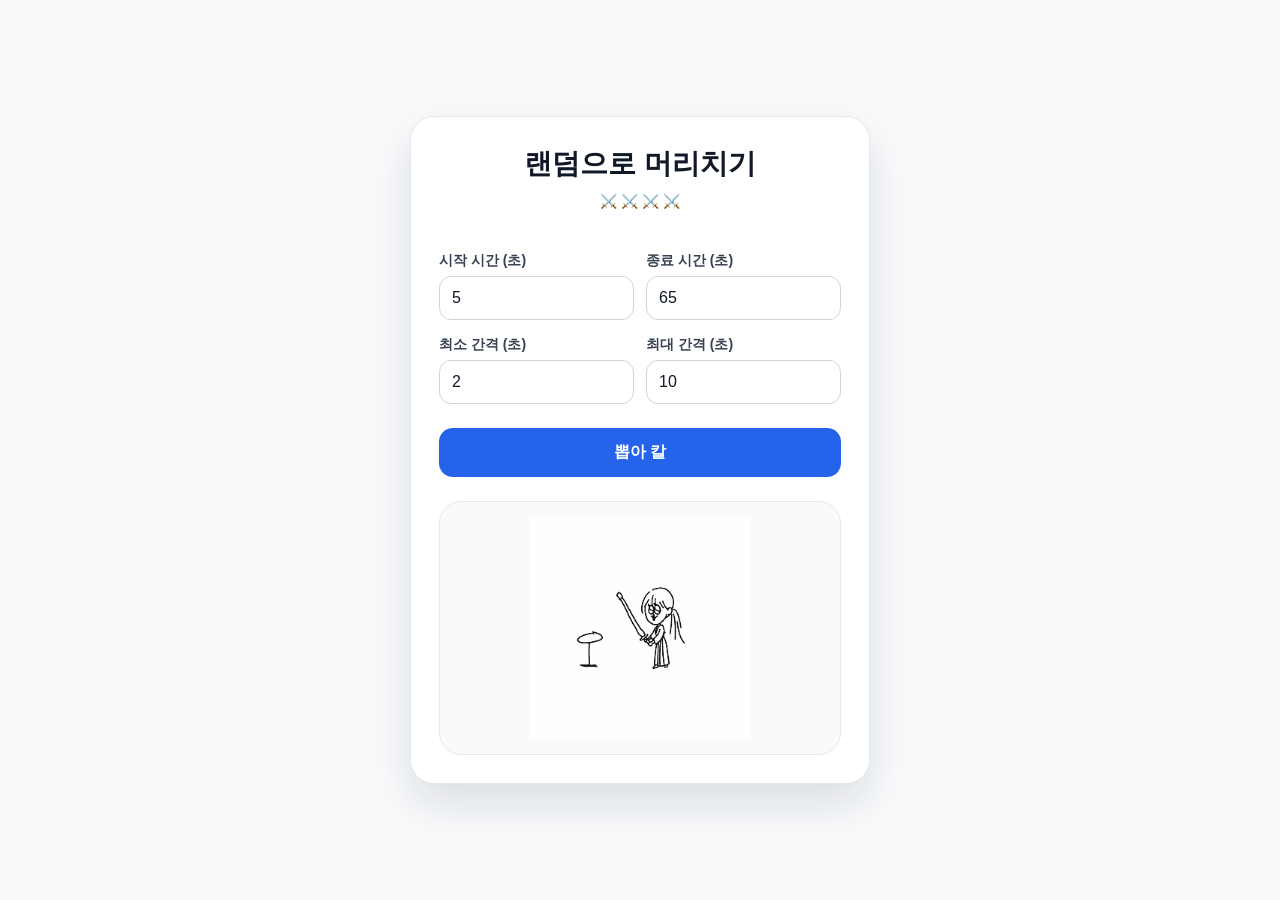
<file: index.html>
<!DOCTYPE html>
<html lang="ko">
<head>
  <meta charset="UTF-8" />
  <meta name="viewport" content="width=device-width, initial-scale=1.0" />
  <title>랜덤으로 머리치기</title>

  <style>
    * {
      box-sizing: border-box;
    }

    body {
      margin: 0;
      min-height: 100vh;
      font-family: Arial, sans-serif;
      background: #f8fafc;
      color: #111827;
      display: flex;
      justify-content: center;
      align-items: center;
      padding: 24px;
    }

    body.flash {
      background: #fff1f2;
    }

    .container {
      width: 100%;
      max-width: 460px;
      background: #ffffff;
      border: 1px solid #e5e7eb;
      border-radius: 24px;
      padding: 28px;
      box-shadow: 0 20px 45px rgba(15, 23, 42, 0.12);
      position: relative;
      overflow: hidden;
    }

    .container.running {
      max-width: 520px;
    }

    .container.beep-active {
      box-shadow:
        0 0 35px rgba(239, 68, 68, 0.35),
        0 20px 45px rgba(15, 23, 42, 0.12);
      border-color: #fca5a5;
    }

    h1 {
      margin: 0 0 8px;
      font-size: 28px;
      text-align: center;
      color: #111827;
    }

    .desc {
      margin: 0 0 24px;
      text-align: center;
      color: #4b5563;
      font-size: 14px;
      line-height: 1.5;
    }

    label {
      display: block;
      margin-top: 16px;
      margin-bottom: 6px;
      font-size: 14px;
      color: #374151;
      font-weight: 600;
    }

    input[type="number"] {
      width: 100%;
      padding: 12px;
      border: 1px solid #d1d5db;
      border-radius: 12px;
      font-size: 16px;
      outline: none;
      background: #ffffff;
      color: #111827;
    }

    input[type="number"]:focus {
      border-color: #3b82f6;
      box-shadow: 0 0 0 3px rgba(59, 130, 246, 0.18);
    }

    .row {
      display: flex;
      gap: 12px;
    }

    .row > div {
      flex: 1;
    }

    .buttons {
      display: flex;
      gap: 12px;
      margin-top: 24px;
    }

    button {
      flex: 1;
      padding: 14px;
      border: none;
      border-radius: 14px;
      font-size: 16px;
      font-weight: bold;
      cursor: pointer;
    }

    #startBtn {
      background: #2563eb;
      color: white;
    }

    #runningStopBtn {
      width: 100%;
      margin-top: 18px;
      background: #ef4444;
      color: white;
    }

    .visual-box {
      margin-top: 24px;
      min-height: 250px;
      border-radius: 22px;
      background: #f9fafb;
      border: 1px solid #e5e7eb;
      display: flex;
      justify-content: center;
      align-items: center;
      position: relative;
      overflow: hidden;
      padding: 16px;
    }

    .running .visual-box {
      margin-top: 0;
      min-height: 360px;
    }

    .main-image {
      width: 100%;
      max-width: 300px;
      max-height: 220px;
      object-fit: contain;
      z-index: 2;
      position: relative;
      border-radius: 18px;
    }

    .running .main-image {
      max-width: 390px;
      max-height: 320px;
    }

    .main-image.beep-img-active {
      transform: scale(1.05);
      filter: drop-shadow(0 0 24px rgba(239, 68, 68, 0.65));
    }

    .beep-overlay {
      position: absolute;
      inset: 0;
      background: rgba(239, 68, 68, 0.16);
      opacity: 0;
      z-index: 1;
      pointer-events: none;
    }

    .beep-overlay.active {
      opacity: 1;
    }

    .wave {
      position: absolute;
      width: 120px;
      height: 120px;
      border-radius: 50%;
      border: 4px solid rgba(239, 68, 68, 0.7);
      opacity: 0;
      transform: scale(0.4);
      pointer-events: none;
      z-index: 3;
    }

    .wave.active {
      animation: wavePulse 0.5s ease-out;
    }

    @keyframes wavePulse {
      0% {
        opacity: 0.95;
        transform: scale(0.4);
      }
      100% {
        opacity: 0;
        transform: scale(2.7);
      }
    }

    .beep-text {
      position: absolute;
      bottom: 18px;
      left: 50%;
      transform: translateX(-50%);
      padding: 8px 16px;
      border-radius: 999px;
      background: #ef4444;
      color: white;
      font-size: 14px;
      font-weight: bold;
      opacity: 0;
      z-index: 4;
      pointer-events: none;
    }

    .beep-text.active {
      opacity: 1;
    }

    .setup-view {
      display: block;
    }

    .running-view {
      display: none;
    }

    .container.running .setup-view {
      display: none;
    }

    .container.running .running-view {
      display: block;
    }

    .running-info {
      margin-top: 18px;
      display: grid;
      grid-template-columns: 1fr 1fr 1fr;
      gap: 12px;
    }

    .info-card {
      background: #f9fafb;
      border: 1px solid #e5e7eb;
      border-radius: 16px;
      padding: 16px;
      text-align: center;
    }

    .info-label {
      font-size: 13px;
      color: #6b7280;
      margin-bottom: 6px;
      font-weight: 600;
    }

    .info-value {
      font-size: 22px;
      color: #111827;
      font-weight: 800;
    }
  </style>
</head>

<body>
  <div class="container" id="container">
    <div class="setup-view" id="setupView">
      <h1>랜덤으로 머리치기</h1>

      <p class="desc">
        ⚔️ ⚔️ ⚔️ ⚔️<br />
      </p>

      <div class="row">
        <div>
          <label for="startSec">시작 시간 (초)</label>
          <input id="startSec" type="number" min="0" step="1" value="5" />
        </div>

        <div>
          <label for="endSec">종료 시간 (초)</label>
          <input id="endSec" type="number" min="1" step="1" value="65" />
        </div>
      </div>

      <div class="row">
        <div>
          <label for="minInterval">최소 간격 (초)</label>
          <input id="minInterval" type="number" min="0.1" step="0.1" value="2" />
        </div>

        <div>
          <label for="maxInterval">최대 간격 (초)</label>
          <input id="maxInterval" type="number" min="0.1" step="0.1" value="10" />
        </div>
      </div>

      <div class="buttons">
        <button id="startBtn">뽑아 칼</button>
      </div>

      <div class="visual-box">
        <img class="main-image" id="setupImage" src="./stand.jpg" alt="stand image" />
      </div>
    </div>

    <div class="running-view" id="runningView">
      <div class="visual-box">
        <div class="beep-overlay" id="beepOverlay"></div>
        <div class="wave" id="wave"></div>
        <img id="mainImage" class="main-image" src="./stand.jpg" alt="main image" />
        <div class="beep-text" id="beepText">머리를 쳐!!</div>
      </div>

      <div class="running-info">
        <div class="info-card">
          <div class="info-label">머리치기 횟수</div>
          <div class="info-value" id="runCountText">0번</div>
        </div>

        <div class="info-card">
          <div class="info-label">경과 시간</div>
          <div class="info-value" id="secondsText">0.0초</div>
        </div>

        <div class="info-card">
          <div class="info-label">소모 칼로리</div>
          <div class="info-value" id="caloriesText">0.00 kcal</div>
        </div>
      </div>

      <button id="runningStopBtn">금헌</button>
    </div>
  </div>

  <script>
    const STAND_IMAGE = "./stand.jpg";
    const PIG_IMAGE = "./pig.jpg";
    const FIRE_IMAGE = "./fire.jpg";
    const MOVE_GIF = "./move.gif";
    const SOUND_URL = "./Beep.m4a";
    const CALORIE_PER_HIT = 2;
    const CALORIE_PER_SECOND = 0.05;

    /* 총 칼로리 = 머리치기 횟수 × 0.25 + 경과 시간(초) × 0.01 */
    function computeCalories() {
      const elapsedSec = (performance.now() - startedAt) / 1000;
      return beepedCount * CALORIE_PER_HIT + elapsedSec * CALORIE_PER_SECOND;
    }

    /* 설정 화면 미리보기용: 1분 미만 pig / 1~5분 stand / 5분 이상 fire */
    function pickBaseImage(totalSec) {
      if (totalSec < 60) return PIG_IMAGE;
      if (totalSec < 300) return STAND_IMAGE;
      return FIRE_IMAGE;
    }

    let startDelayMs = 5000;
    let endDelayMs = 60000;
    let minDelayMs = 2000;
    let maxDelayMs = 10000;

    let startTimerId = null;
    let signalTimerId = null;
    let endTimerId = null;
    let statusInterval = null;
    let effectTimer = null;

    let isRunning = false;
    let beepedCount = 0;
    let startedAt = 0;

    /* ===== Web Audio API ===== */
    let audioCtx = null;       // AudioContext (사용자 클릭 시 생성)
    let audioBuffer = null;    // 디코딩된 사운드
    let rawArrayBuffer = null; // 미리 받아둔 파일 바이트

    const container = document.getElementById("container");

    const startBtn = document.getElementById("startBtn");
    const runningStopBtn = document.getElementById("runningStopBtn");

    const mainImage = document.getElementById("mainImage");
    const wave = document.getElementById("wave");
    const beepOverlay = document.getElementById("beepOverlay");
    const beepText = document.getElementById("beepText");

    const runCountText = document.getElementById("runCountText");
    const secondsText = document.getElementById("secondsText");
    const caloriesText = document.getElementById("caloriesText");

    const setupImage = document.getElementById("setupImage");
    const startSecInput = document.getElementById("startSec");
    const endSecInput = document.getElementById("endSec");

    /* 설정 화면 미리보기: 총 시간(종료 - 시작)에 따라 그림 즉시 갱신 */
    function updateSetupPreview() {
      const startSec = Number(startSecInput.value);
      const endSec = Number(endSecInput.value);
      const totalSec = endSec - startSec;
      if (Number.isFinite(totalSec) && totalSec > 0) {
        setupImage.src = pickBaseImage(totalSec);
      }
    }

    startSecInput.addEventListener("input", updateSetupPreview);
    endSecInput.addEventListener("input", updateSetupPreview);
    updateSetupPreview();

    startBtn.addEventListener("click", startRandomBeep);
    runningStopBtn.addEventListener("click", () => stopRandomBeep(true));

    /* 페이지 로드 시 사운드 파일 바이트만 미리 받아둠 (디코딩은 클릭 후) */
    prefetchAudioFile();

    /* 이미지도 미리 받아 캐시에 올려둠 → 새로고침 없이 즉시 전환 */
    preloadImages();

    function preloadImages() {
      [STAND_IMAGE, PIG_IMAGE, FIRE_IMAGE, MOVE_GIF].forEach((src) => {
        const img = new Image();
        img.src = src;
      });
    }

    async function prefetchAudioFile() {
      try {
        const res = await fetch(SOUND_URL);
        rawArrayBuffer = await res.arrayBuffer();
      } catch (e) {
        console.error("오디오 파일 다운로드 실패:", e);
        rawArrayBuffer = null;
      }
    }

    /* decodeAudioData를 콜백/프로미스 양쪽 모두 지원하는 형태로 래핑 (구형 iOS 대응) */
    function decodeAudioDataCompat(ctx, arrayBuffer) {
      return new Promise((resolve, reject) => {
        ctx.decodeAudioData(arrayBuffer, resolve, reject);
      });
    }

    /*
      사용자 클릭(제스처) 안에서 호출.
      - AudioContext를 제스처 안에서 생성 → iOS에서 가장 견고
      - resume()으로 잠금 해제
      - 무음 버퍼를 한 번 재생해 iOS 오디오 잠금 완전 해제 (소리 안 남)
      - 사운드 디코딩
      반환값: 실제로 재생 준비(디코딩 성공)가 됐는지 true/false
    */
    async function unlockAudio() {
      try {
        if (!audioCtx) {
          const Ctx = window.AudioContext || window.webkitAudioContext;
          audioCtx = new Ctx();
        }

        if (audioCtx.state === "suspended") {
          try { await audioCtx.resume(); } catch (e) {}
        }

        /* 무음 버퍼 재생: iOS 잠금 해제 트릭 (소리 안 들림) */
        try {
          const silent = audioCtx.createBuffer(1, 1, 22050);
          const src = audioCtx.createBufferSource();
          src.buffer = silent;
          src.connect(audioCtx.destination);
          src.start(0);
        } catch (e) {}

        /* 아직 디코딩 안 했으면 지금 디코딩 */
        if (!audioBuffer) {
          if (!rawArrayBuffer) {
            /* 혹시 프리페치가 실패했으면 한 번 더 시도 */
            await prefetchAudioFile();
          }
          if (rawArrayBuffer) {
            /* decodeAudioData가 버퍼를 detach하므로 복사본 사용 */
            const copy = rawArrayBuffer.slice(0);
            audioBuffer = await decodeAudioDataCompat(audioCtx, copy);
          }
        }

        return !!audioBuffer;
      } catch (error) {
        console.error("오디오 잠금 해제 실패:", error);
        return !!audioBuffer;
      }
    }

    /* 실제 비프음 재생: 매번 새 BufferSource 생성 */
    function playBeep() {
      if (!audioCtx || !audioBuffer) return;

      if (audioCtx.state === "suspended") {
        audioCtx.resume();
      }

      const source = audioCtx.createBufferSource();
      source.buffer = audioBuffer;
      source.connect(audioCtx.destination);
      source.start(0);
    }

    async function startRandomBeep() {
      stopRandomBeep(false);

      const startSec = Number(document.getElementById("startSec").value);
      const endSec = Number(document.getElementById("endSec").value);
      const minInterval = Number(document.getElementById("minInterval").value);
      const maxInterval = Number(document.getElementById("maxInterval").value);

      if (!validateInputs(startSec, endSec, minInterval, maxInterval)) {
        return;
      }

      startDelayMs = startSec * 1000;
      endDelayMs = endSec * 1000;
      minDelayMs = minInterval * 1000;
      maxDelayMs = maxInterval * 1000;

      const audioReady = await unlockAudio();

      if (!audioReady) {
        alert(
          "Beep.m4a 파일을 불러올 수 없습니다.\n\n" +
          "index.html과 Beep.m4a가 같은 폴더에 있는지 확인해주세요.\n" +
          "(로컬에서 파일을 직접 열면 동작하지 않습니다. github.io 같은 웹 주소로 접속해야 합니다.)"
        );
        return;
      }

      isRunning = true;
      beepedCount = 0;
      startedAt = performance.now();

      container.classList.add("running");

      mainImage.src = STAND_IMAGE;
      runCountText.textContent = "0번";
      secondsText.textContent = "0.0초";
      caloriesText.textContent = "0.00 kcal";

      statusInterval = setInterval(updateRunningView, 100);

      startTimerId = setTimeout(() => {
        if (!isRunning) return;
        playSoundAndVisual();
      }, startDelayMs);

      endTimerId = setTimeout(() => {
        if (!isRunning) return;
        finishTimer();
      }, endDelayMs);
    }

    function validateInputs(startSec, endSec, minInterval, maxInterval) {
      if (
        !Number.isFinite(startSec) ||
        !Number.isFinite(endSec) ||
        !Number.isFinite(minInterval) ||
        !Number.isFinite(maxInterval)
      ) {
        alert("값을 올바르게 입력해주세요.");
        return false;
      }

      if (startSec < 0) {
        alert("시작 시간은 0초 이상이어야 합니다.");
        return false;
      }

      if (endSec <= startSec) {
        alert("종료 시간은 시작 시간보다 커야 합니다.");
        return false;
      }

      if (minInterval <= 0 || maxInterval <= 0) {
        alert("간격은 0보다 커야 합니다.");
        return false;
      }

      if (minInterval > maxInterval) {
        alert("최소 간격은 최대 간격보다 클 수 없습니다.");
        return false;
      }

      return true;
    }

    function playSoundAndVisual() {
      if (!isRunning) return;

      const elapsedMs = performance.now() - startedAt;

      if (elapsedMs >= endDelayMs) {
        finishTimer();
        return;
      }

      playBeep();

      triggerVisualEffect();

      beepedCount++;
      runCountText.textContent = `${beepedCount}번`;
      caloriesText.textContent = `${computeCalories().toFixed(2)} kcal`;

      const randomInterval = Math.random() * (maxDelayMs - minDelayMs) + minDelayMs;
      const nextTime = elapsedMs + randomInterval;

      if (nextTime < endDelayMs) {
        signalTimerId = setTimeout(() => {
          playSoundAndVisual();
        }, randomInterval);
      }
    }

    function triggerVisualEffect() {
      if (effectTimer) {
        clearTimeout(effectTimer);
        effectTimer = null;
      }

      document.body.classList.remove("flash");
      container.classList.remove("beep-active");
      mainImage.classList.remove("beep-img-active");
      wave.classList.remove("active");
      beepOverlay.classList.remove("active");
      beepText.classList.remove("active");

      void document.body.offsetWidth;

      mainImage.src = `${MOVE_GIF}?t=${Date.now()}`;
      document.body.classList.add("flash");
      container.classList.add("beep-active");
      mainImage.classList.add("beep-img-active");
      wave.classList.add("active");
      beepOverlay.classList.add("active");
      beepText.classList.add("active");

      effectTimer = setTimeout(() => {
        document.body.classList.remove("flash");
        container.classList.remove("beep-active");
        mainImage.classList.remove("beep-img-active");
        wave.classList.remove("active");
        beepOverlay.classList.remove("active");
        beepText.classList.remove("active");
        mainImage.src = STAND_IMAGE;
      }, 1000);
    }

    function updateRunningView() {
      if (!isRunning) return;

      const totalElapsed = (performance.now() - startedAt) / 1000;

      runCountText.textContent = `${beepedCount}번`;
      secondsText.textContent = `${totalElapsed.toFixed(1)}초`;
      caloriesText.textContent = `${computeCalories().toFixed(2)} kcal`;
    }

    function finishTimer() {
      if (!isRunning) return;

      isRunning = false;

      clearAllTimers();

      setTimeout(() => {
        resetToSetupView("꽂아 칼");
      }, 700);
    }

    function stopRandomBeep(showMessage = true) {
      isRunning = false;

      clearAllTimers();

      document.body.classList.remove("flash");
      container.classList.remove("beep-active");
      mainImage.classList.remove("beep-img-active");
      wave.classList.remove("active");
      beepOverlay.classList.remove("active");
      beepText.classList.remove("active");
      mainImage.src = STAND_IMAGE;

      if (showMessage) {
        resetToSetupView("뽑아칼 했으면 끝까지 하셔야죠.");
      }
    }

    function resetToSetupView(message) {
      container.classList.remove("running");

      mainImage.src = STAND_IMAGE;
    }

    function clearAllTimers() {
      if (startTimerId) {
        clearTimeout(startTimerId);
        startTimerId = null;
      }

      if (signalTimerId) {
        clearTimeout(signalTimerId);
        signalTimerId = null;
      }

      if (endTimerId) {
        clearTimeout(endTimerId);
        endTimerId = null;
      }

      if (statusInterval) {
        clearInterval(statusInterval);
        statusInterval = null;
      }

      if (effectTimer) {
        clearTimeout(effectTimer);
        effectTimer = null;
      }
    }
  </script>
</body>
</html>
</file>
